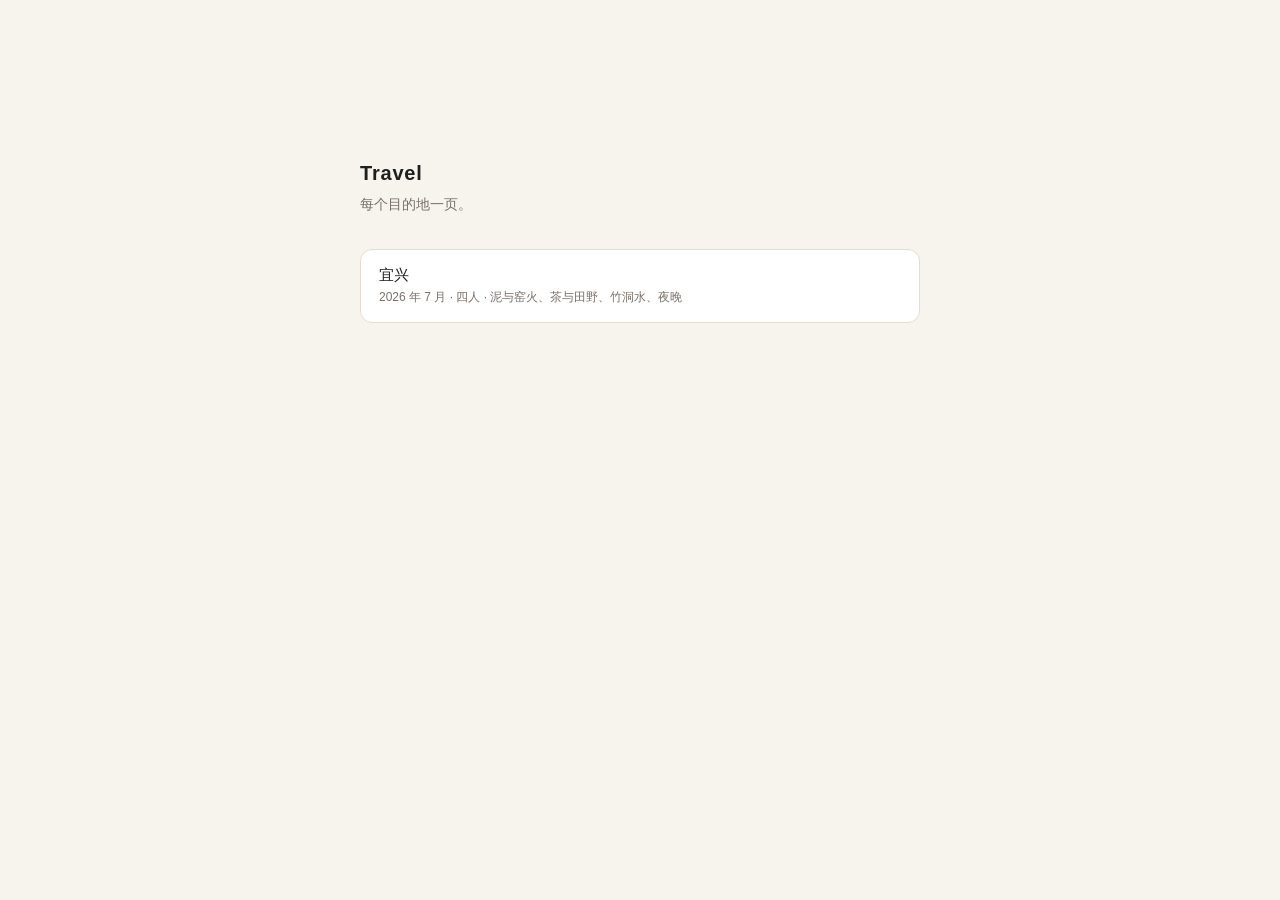
<file: index.html>
<!DOCTYPE html>
<html lang="zh-CN">
<head>
<meta charset="utf-8">
<meta name="viewport" content="width=device-width, initial-scale=1">
<title>Travel</title>
<style>
  :root { color-scheme: light; }
  body {
    margin: 0;
    font-family: -apple-system, BlinkMacSystemFont, "PingFang SC", "Noto Sans SC", "Microsoft YaHei", "Helvetica Neue", Arial, sans-serif;
    background: #f7f4ee;
    color: #1f1f1f;
  }
  main {
    max-width: 560px;
    margin: 0 auto;
    padding: 18vh 24px 64px;
  }
  h1 {
    font-size: 20px;
    font-weight: 600;
    letter-spacing: 0.04em;
    margin: 0 0 8px;
  }
  p { margin: 0 0 32px; color: #79706a; font-size: 14px; line-height: 1.7; }
  ul { list-style: none; margin: 0; padding: 0; }
  li + li { margin-top: 12px; }
  a {
    display: block;
    padding: 16px 18px;
    border: 1px solid #e4ddd2;
    border-radius: 12px;
    background: #fff;
    color: inherit;
    text-decoration: none;
    font-size: 15px;
    transition: border-color 0.2s ease;
  }
  a:hover, a:focus-visible { border-color: #b44a2c; }
  a small { display: block; margin-top: 4px; color: #79706a; font-size: 12px; }
</style>
</head>
<body>
<main>
  <h1>Travel</h1>
  <p>每个目的地一页。</p>
  <ul>
    <li>
      <a href="yixing/">宜兴
        <small>2026 年 7 月 · 四人 · 泥与窑火、茶与田野、竹洞水、夜晚</small>
      </a>
    </li>
    <!-- 新增目的地：复制上面的 <li>，把 href 指向新子目录、改标题与小字即可 -->
  </ul>
</main>
</body>
</html>
</file>
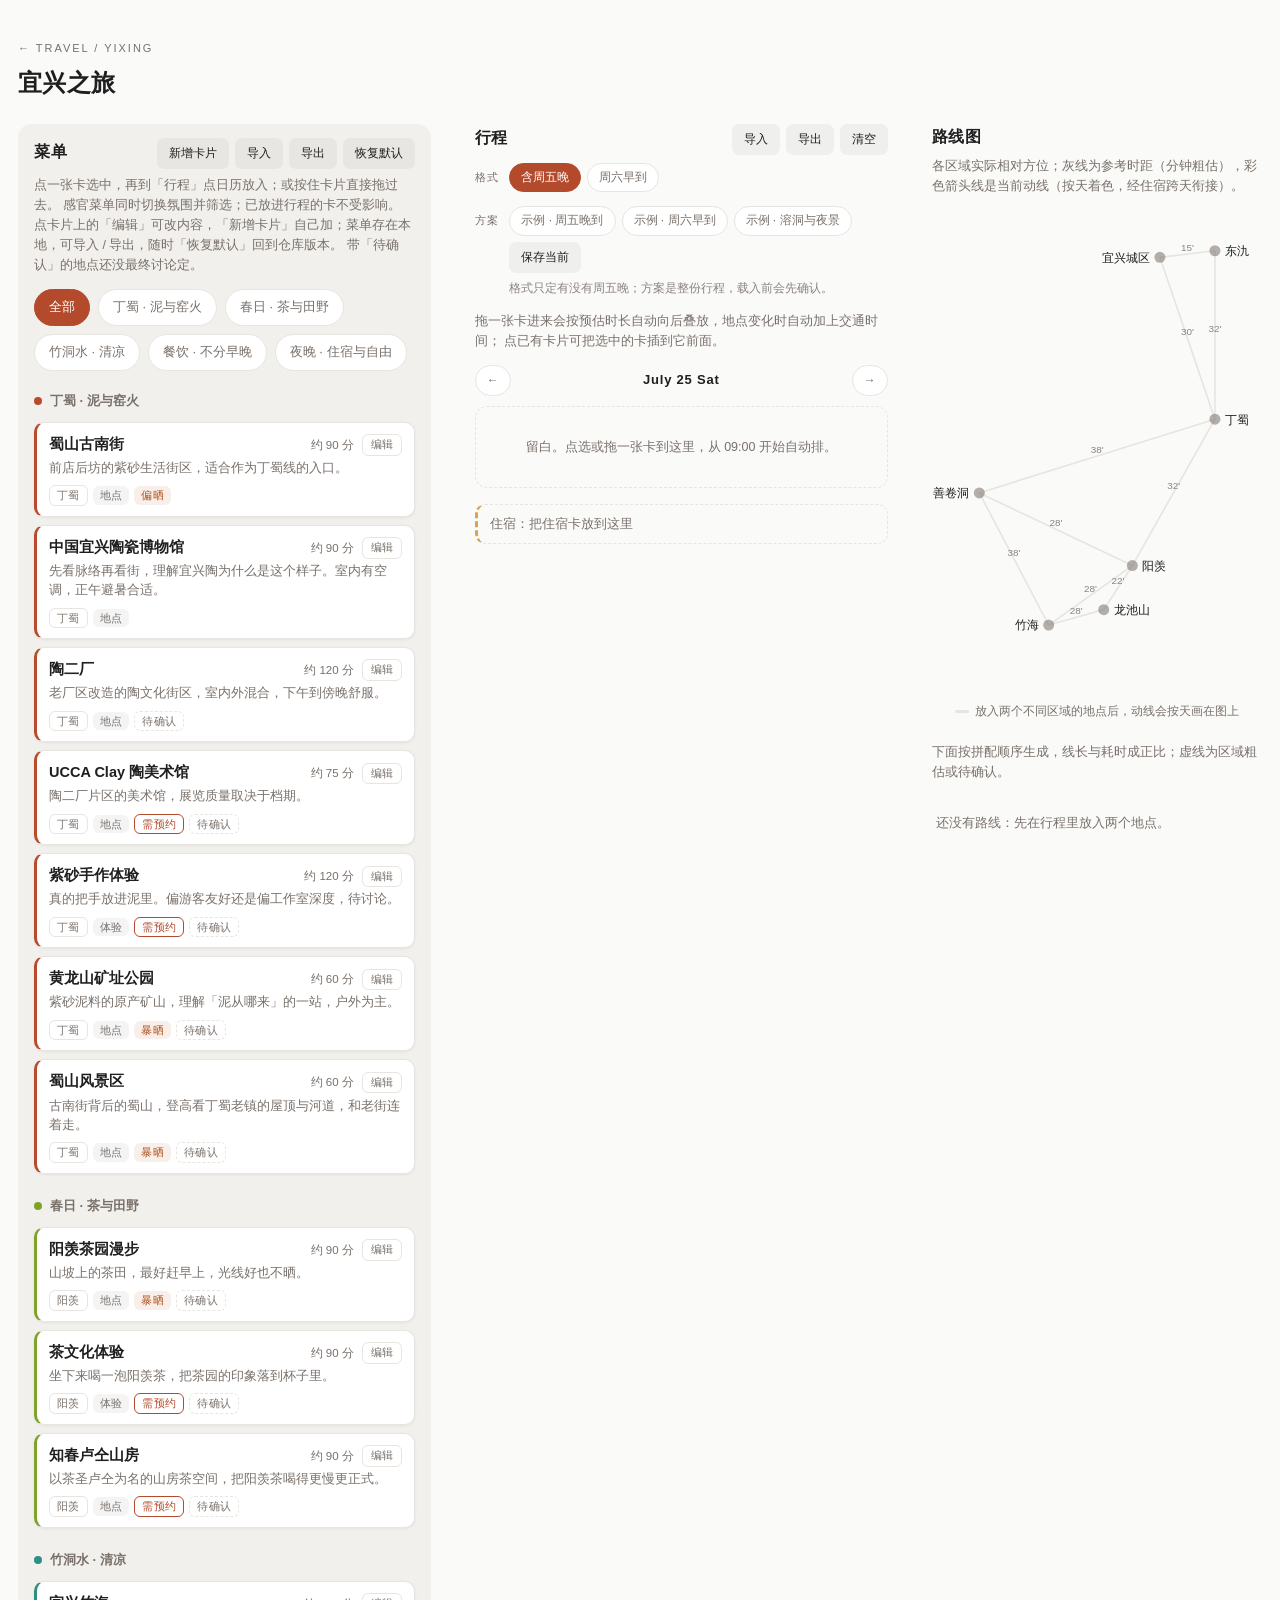
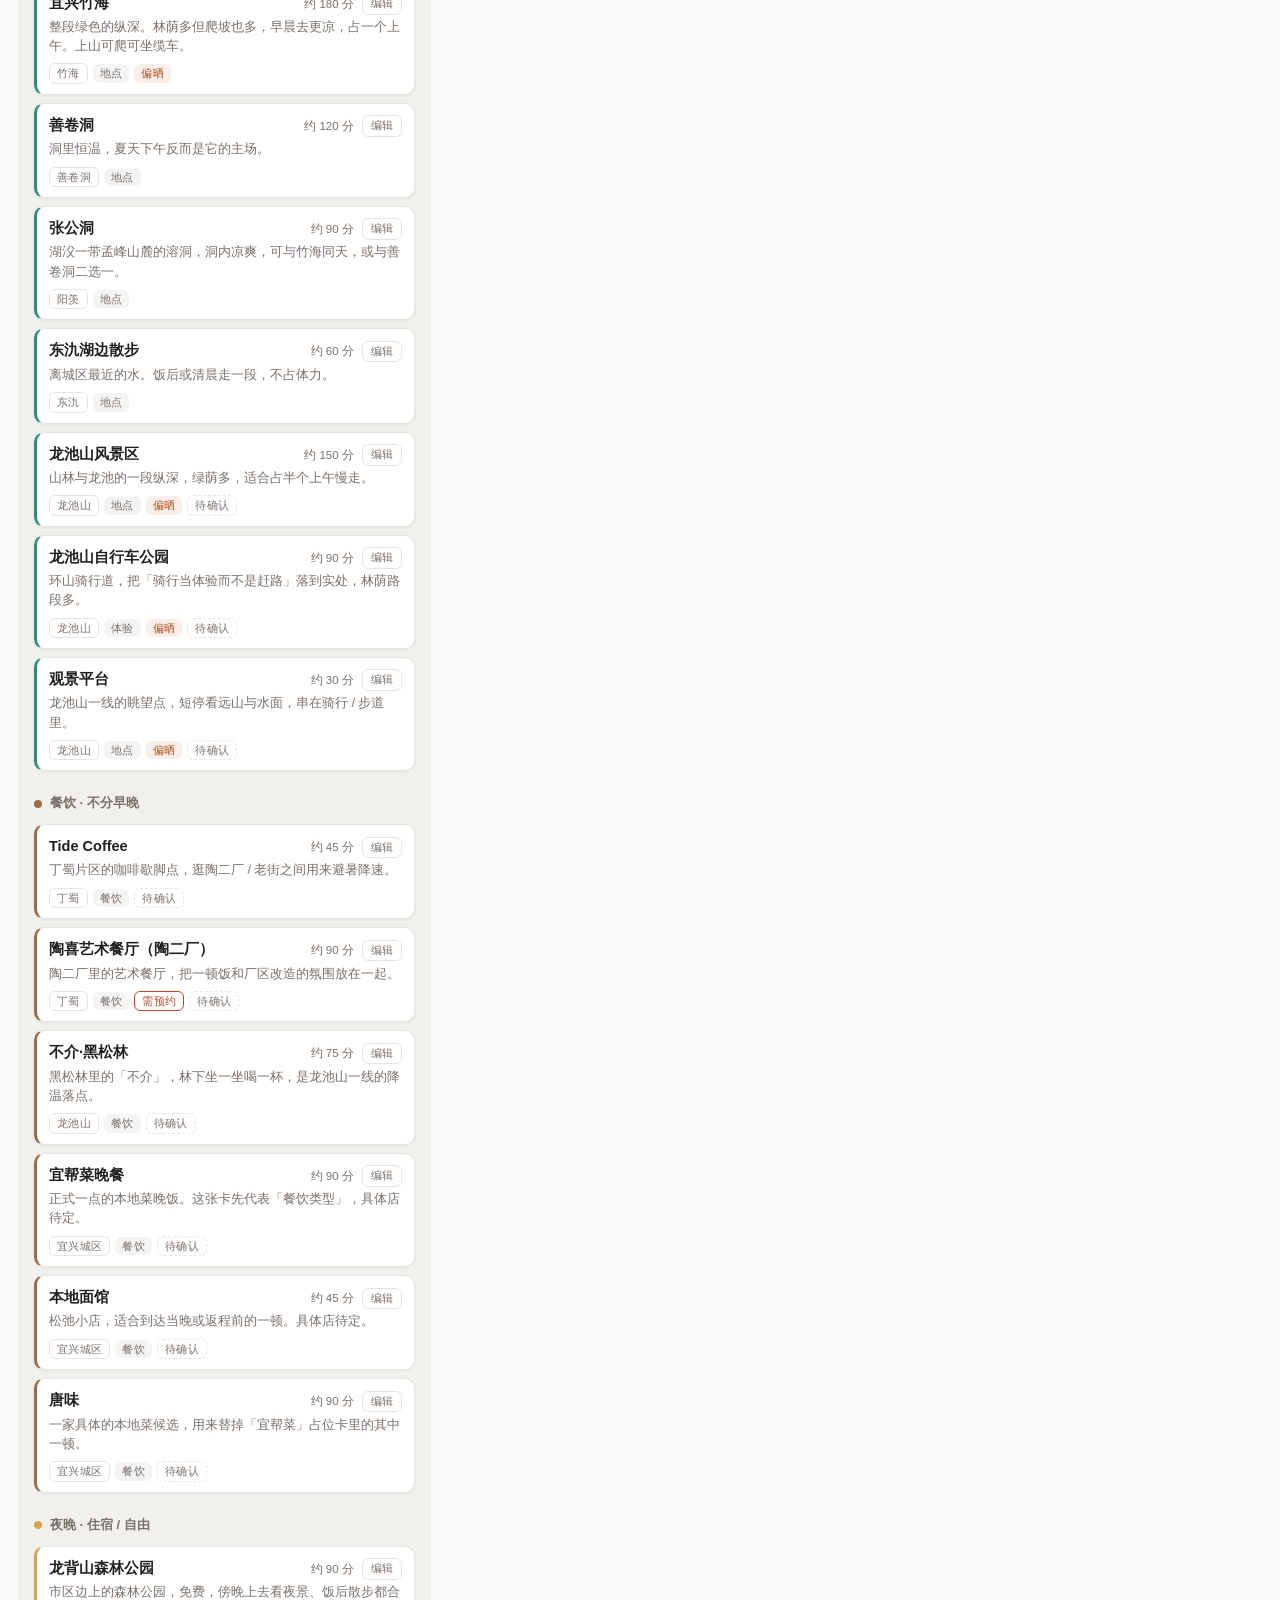
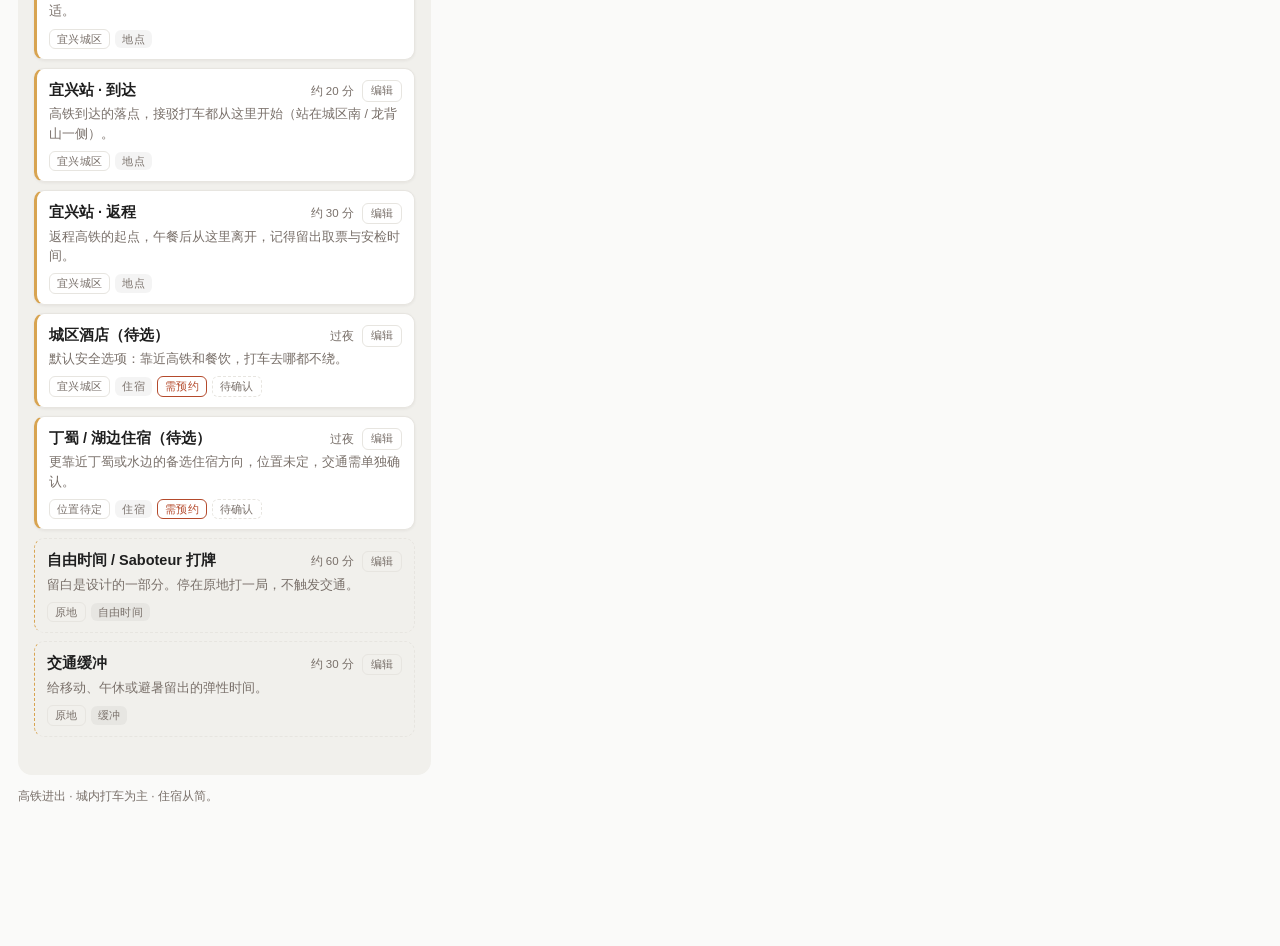
<file: yixing/index.html>
<!DOCTYPE html>
<html lang="zh-CN">
<head>
<meta charset="utf-8">
<meta name="viewport" content="width=device-width, initial-scale=1, viewport-fit=cover">
<title>宜兴之旅</title>
<meta name="description" content="宜兴四人行的行程拼配工具：自己选卡、自己拼、看看动线顺不顺。">
<link rel="stylesheet" href="styles.css?v=23">
</head>
<body data-view="intro">

<header class="site-header">
  <div class="container">
    <p class="kicker"><a href="../" class="kicker-link">← travel</a> / yixing</p>
    <h1>宜兴之旅</h1>
  </div>
</header>

<main class="layout container">

  <section id="view-intro" class="view view-intro" aria-label="简介">
    <p class="intro-lead">
      地点、体验、饭局、住宿和留白都做成了卡片，四个人自己拼。
    </p>

    <h2>从哪一类开始</h2>
    <ul class="intro-themes" id="intro-themes"></ul>

    <h2>怎么用</h2>
    <ol class="intro-steps">
      <li>在「菜单」点一张卡，或按住直接拖。</li>
      <li>到「行程」放进日历，时长和交通会自动排。</li>
      <li>在「路线图」看看动线顺不顺；时间都是粗估。</li>
    </ol>
    <button type="button" class="primary-btn" data-goto="pool">开始拼</button>
  </section>

  <section id="view-pool" class="view pool-section" aria-label="菜单">
    <div class="section-head">
      <h2>菜单</h2>
      <div class="plan-actions">
        <button type="button" id="menu-add-btn" class="ghost-btn action-btn">新增卡片</button>
        <button type="button" id="menu-import-btn" class="ghost-btn action-btn">导入</button>
        <button type="button" id="menu-export-btn" class="ghost-btn action-btn">导出</button>
        <button type="button" id="menu-reset-btn" class="ghost-btn action-btn">恢复默认</button>
        <input type="file" id="menu-import-file" accept="application/json,.json" hidden>
      </div>
    </div>
    <p class="section-note">
      点一张卡选中，再到「行程」点日历放入；或按住卡片直接拖过去。
      感官菜单同时切换氛围并筛选；已放进行程的卡不受影响。
      点卡片上的「编辑」可改内容，「新增卡片」自己加；菜单存在本地，可导入 / 导出，随时「恢复默认」回到仓库版本。
      带「待确认」的地点还没最终讨论定。
    </p>
    <nav class="theme-menu" id="theme-menu" aria-label="感官菜单">
      <button type="button" data-filter-all>全部</button>
      <button type="button" data-theme-btn="dingshu">丁蜀 · 泥与窑火</button>
      <button type="button" data-theme-btn="spring">春日 · 茶与田野</button>
      <button type="button" data-theme-btn="bamboo-water">竹洞水 · 清凉</button>
      <button type="button" data-theme-btn="food">餐饮 · 不分早晚</button>
      <button type="button" data-theme-btn="night">夜晚 · 住宿与自由</button>
    </nav>
    <div id="card-pool"></div>
  </section>

  <section id="view-plan" class="view plan-section" aria-label="行程">
    <div class="section-head">
      <h2>行程</h2>
      <div class="plan-actions">
        <button type="button" id="import-btn" class="ghost-btn action-btn">导入</button>
        <button type="button" id="export-btn" class="ghost-btn action-btn">导出</button>
        <button type="button" id="reset-btn" class="ghost-btn action-btn">清空</button>
        <input type="file" id="import-file" accept="application/json,.json" hidden>
      </div>
    </div>
    <div class="template-row">
      <span class="template-label">格式</span>
      <span class="template-items" id="format-buttons">
        <button type="button" data-format="fri">含周五晚</button>
        <button type="button" data-format="sat">周六早到</button>
      </span>
    </div>
    <div class="template-row">
      <span class="template-label">方案</span>
      <div class="template-items">
        <span id="preset-buttons"></span>
        <button type="button" id="save-plan-btn" class="ghost-btn action-btn">保存当前</button>
        <span class="template-note">格式只定有没有周五晚；方案是整份行程，载入前会先确认。</span>
      </div>
    </div>
    <p class="section-note">
      拖一张卡进来会按预估时长自动向后叠放，地点变化时自动加上交通时间；
      点已有卡片可把选中的卡插到它前面。
    </p>
    <div class="day-pager">
      <button type="button" class="ghost-btn" data-day-nav="-1" aria-label="前一天">←</button>
      <span id="day-title"></span>
      <button type="button" class="ghost-btn" data-day-nav="1" aria-label="后一天">→</button>
    </div>
    <div id="day-canvas"></div>
  </section>

  <section id="view-graph" class="view graph-section" aria-label="路线图">
    <div class="section-head">
      <h2>路线图</h2>
    </div>
    <div class="region-overview">
      <p class="section-note">各区域实际相对方位；灰线为参考时距（分钟粗估），彩色箭头线是当前动线（按天着色，经住宿跨天衔接）。</p>
      <div id="region-map"></div>
      <div id="region-legend" class="region-legend"></div>
      <p id="region-legend-hint" class="region-legend-hint" hidden>点图例上的某天，只看它的动线；再点一次恢复全部。</p>
    </div>
    <p class="section-note">下面按拼配顺序生成，线长与耗时成正比；虚线为区域粗估或待确认。</p>
    <div id="route-graph"></div>
    <p id="route-summary" class="route-summary"></p>
  </section>

</main>

<footer class="site-footer container">
  <p>
    高铁进出 · 城内打车为主 · 住宿从简。
  </p>
</footer>

<nav class="tab-bar" id="tab-bar" aria-label="页面切换">
  <button type="button" data-view-btn="intro">简介</button>
  <button type="button" data-view-btn="pool">菜单</button>
  <button type="button" data-view-btn="plan">行程</button>
  <button type="button" data-view-btn="graph">路线图</button>
</nav>

<div id="hint-bar" class="hint-bar" hidden>
  <span id="hint-text"></span>
  <button type="button" class="ghost-btn" data-cancel-selection>取消</button>
</div>

<div id="snackbar" class="snackbar" hidden>
  <span id="snackbar-text"></span>
  <span class="snackbar-actions">
    <button type="button" id="snackbar-undo">撤销</button>
    <button type="button" id="snackbar-back">继续选卡</button>
  </span>
</div>

<div id="toast" class="toast" hidden></div>

<div id="save-overlay" class="overlay" hidden>
  <div class="overlay-panel">
    <h3>保存当前行程</h3>
    <input id="plan-name-input" type="text" maxlength="20" placeholder="给这份行程取个名字">
    <div class="overlay-actions">
      <button type="button" class="ghost-btn" id="save-plan-cancel">取消</button>
      <button type="button" class="primary-btn" id="save-plan-confirm">保存</button>
    </div>
  </div>
</div>

<div id="card-overlay" class="overlay" hidden>
  <div class="overlay-panel overlay-panel--form">
    <h3 id="card-overlay-title">编辑卡片</h3>
    <div class="form-grid">
      <label class="field field--full"><span>标题</span><input type="text" id="cf-title" maxlength="30"></label>
      <label class="field"><span>类型</span><select id="cf-type"></select></label>
      <label class="field"><span>主题（分组）</span><select id="cf-theme"></select></label>
      <label class="field"><span>位置</span><select id="cf-loc"></select></label>
      <label class="field"><span>时长（分钟）</span><input type="number" id="cf-duration" min="0" max="600" step="15"></label>
      <div class="field field--full cf-times" role="group" aria-label="适合时段">
        <span>适合时段</span>
        <div class="cf-times-opts">
          <label><input type="checkbox" value="morning" class="cf-time"> 上午</label>
          <label><input type="checkbox" value="afternoon" class="cf-time"> 下午</label>
          <label><input type="checkbox" value="evening" class="cf-time"> 傍晚</label>
          <label><input type="checkbox" value="night" class="cf-time"> 夜晚</label>
        </div>
      </div>
      <label class="field"><span>暑热风险</span><select id="cf-heat"></select></label>
      <label class="field field--check"><input type="checkbox" id="cf-reservation"> 需预约</label>
      <label class="field field--full"><span>标签（顿号或逗号分隔）</span><input type="text" id="cf-tags" placeholder="例：紫砂、老街、散步"></label>
      <label class="field field--full"><span>简介</span><textarea id="cf-summary" rows="2" maxlength="120"></textarea></label>
      <label class="field field--check"><input type="checkbox" id="cf-pending"> 待确认（未讨论定）</label>
    </div>
    <div class="overlay-actions">
      <button type="button" class="ghost-btn" id="cf-delete">删除</button>
      <span class="overlay-actions-spacer"></span>
      <button type="button" class="ghost-btn" id="cf-cancel">取消</button>
      <button type="button" class="primary-btn" id="cf-save">保存</button>
    </div>
  </div>
</div>

<div id="menu-import-overlay" class="overlay" hidden>
  <div class="overlay-panel">
    <h3>导入菜单</h3>
    <p id="menu-import-msg" class="section-note"></p>
    <div class="overlay-actions">
      <button type="button" class="ghost-btn" id="menu-import-cancel">取消</button>
      <button type="button" class="ghost-btn" id="menu-import-merge">合并追加</button>
      <button type="button" class="primary-btn" id="menu-import-replace">整体替换</button>
    </div>
  </div>
</div>

<!-- 数据/逻辑文件带版本参数防缓存；改动这些文件时把 v 一起加一 -->
<script src="data/places.js?v=23"></script>
<script src="data/transport-edges.js?v=23"></script>
<script src="data/blocked-edges.js?v=23"></script>
<script src="data/presets.js?v=23"></script>
<script src="data/region-times.js?v=23"></script>
<script src="app.js?v=23"></script>
</body>
</html>
</file>
<file: yixing/styles.css>
/* 宜兴之旅 —— 主题与版式
   页面基调是素色（近白）；四个感官主题只作用于菜单（卡片池）区域，
   由该区域元素上的 [data-theme] + CSS variables 驱动。
   色板出自 docs/static-interaction-model.md（做了对比度微调）。 */

:root {
  /* 卡片主题固定色（不随区域主题变化） */
  --c-dingshu: #b74b2b;
  --c-spring: #7fa32a;
  --c-bamboo: #2d8f83;
  --c-food: #9d6b43;
  --c-night: #d8a451;

  /* 素色基调（近白） */
  --bg: #fafaf9;
  --text: #1f1f1f;
  --accent: #b44a2c;
  --surface: #ffffff;
  --muted: #79706a;
  --line: #e7e5e0;
  --chip-bg: rgba(0, 0, 0, 0.045);
  --warn: #b3541e;
  --warn-bg: rgba(179, 84, 30, 0.09);
  --shadow: 0 1px 3px rgba(30, 20, 10, 0.06);
}

[data-theme="dingshu"] {
  --bg: #f7eee7;
  --text: #26201b;
  --accent: #b74b2b;
  --surface: #fffaf6;
  --muted: #8a7568;
  --line: #e9d9cd;
}

[data-theme="spring"] {
  --bg: #f4f6df;
  --text: #252a19;
  --accent: #7fa32a;
  --surface: #fcfdf3;
  --muted: #7f865f;
  --line: #e2e6c6;
}

[data-theme="bamboo-water"] {
  --bg: #edf5f2;
  --text: #1d2c29;
  --accent: #2d8f83;
  --surface: #f9fcfb;
  --muted: #64807a;
  --line: #d6e5e0;
}

[data-theme="food"] {
  --bg: #f4ede2;
  --text: #2a2118;
  --accent: #9a6437;
  --surface: #fbf6ee;
  --muted: #86745e;
  --line: #e8dcc9;
}

[data-theme="night"] {
  --bg: #2c2620;          /* 暖夜灰而非近黑：降低与其余素色页面的对比 */
  --text: #e7ddcd;        /* 文字调暗一档，减小刺眼的高对比 */
  --accent: #cf9a4b;
  --surface: #37302a;
  --muted: #a1927c;
  --line: #453d33;
  --chip-bg: rgba(255, 255, 255, 0.06);
  --warn: #e0904f;
  --warn-bg: rgba(224, 144, 79, 0.14);
  --shadow: 0 1px 3px rgba(0, 0, 0, 0.28);
}

/* 卡片固定主题色映射 */
[data-card-theme="dingshu"] { --card-accent: var(--c-dingshu); }
[data-card-theme="spring"] { --card-accent: var(--c-spring); }
[data-card-theme="bamboo-water"] { --card-accent: var(--c-bamboo); }
[data-card-theme="food"] { --card-accent: var(--c-food); }
[data-card-theme="night"] { --card-accent: var(--c-night); }

/* ---------- 基础 ---------- */

* { box-sizing: border-box; }

html { -webkit-text-size-adjust: 100%; }

body {
  margin: 0;
  font-family: -apple-system, BlinkMacSystemFont, "PingFang SC", "Noto Sans SC",
    "Microsoft YaHei", "Helvetica Neue", Arial, sans-serif;
  background: var(--bg);
  color: var(--text);
  font-size: 15px;
  line-height: 1.6;
  transition: background-color 0.45s ease, color 0.45s ease;
  /* 移动端：给底部 tab 栏 + hint/snackbar 留空间 */
  padding-bottom: calc(136px + env(safe-area-inset-bottom, 0px));
}

.container {
  max-width: 640px;
  margin: 0 auto;
  padding-left: 18px;
  padding-right: 18px;
}

h1, h2, h3 { font-weight: 600; margin: 0; }

button {
  font: inherit;
  color: inherit;
  background: none;
  border: none;
  cursor: pointer;
  -webkit-tap-highlight-color: transparent;
}

/* ---------- 页头 ---------- */

.site-header { padding-top: 40px; }

.kicker {
  margin: 0 0 6px;
  font-size: 11px;
  letter-spacing: 0.18em;
  text-transform: uppercase;
  color: var(--muted);
}

.kicker-link { color: inherit; text-decoration: none; transition: color 0.2s ease; }
.kicker-link:hover, .kicker-link:focus-visible { color: var(--accent); }

.site-header h1 { font-size: 24px; letter-spacing: 0.02em; }

/* ---------- 感官菜单（卡片池视图内：主题切换 + 筛选） ---------- */

.theme-menu {
  display: flex;
  gap: 8px;
  overflow-x: auto;
  margin-bottom: 16px;
  padding-bottom: 4px;
  -webkit-overflow-scrolling: touch;
  scrollbar-width: none;
}
.theme-menu::-webkit-scrollbar { display: none; }

.theme-menu button {
  flex: 0 0 auto;
  padding: 7px 14px;
  border-radius: 999px;
  border: 1px solid var(--line);
  background: var(--surface);
  font-size: 13px;
  color: var(--muted);
  transition: background-color 0.25s ease, color 0.25s ease, border-color 0.25s ease;
}

.theme-menu button:hover { border-color: var(--accent); }

.theme-menu button[aria-pressed="true"] {
  background: var(--accent);
  border-color: var(--accent);
  color: #fff;
}
[data-theme="night"] .theme-menu button[aria-pressed="true"] { color: #181715; }

/* ---------- 布局 ---------- */

.layout { padding-top: 22px; }

.section-head {
  display: flex;
  align-items: baseline;
  justify-content: space-between;
  gap: 12px;
  flex-wrap: wrap;
}

.section-head h2 { font-size: 16px; letter-spacing: 0.04em; }

.section-note {
  margin: 6px 0 14px;
  font-size: 12.5px;
  color: var(--muted);
}

.pool-section { margin-bottom: 40px; }
.plan-section { margin-bottom: 40px; }
.graph-section { margin-bottom: 48px; }

/* （视图系统的响应式规则在文件末尾，需要排在组件规则之后才能正确覆盖） */

/* ---------- 菜单（卡片池）：唯一带感官主题的区域 ---------- */

#view-pool {
  border-radius: 14px;
  padding: 14px 16px 16px;
  /* 「全部」时也有面板：比页面底色深一档的同色系 */
  background: #f1f0ec;
  transition: background-color 0.45s ease, color 0.45s ease;
}

#view-pool[data-theme] {
  background: var(--bg);
  color: var(--text); /* night 等深色主题需要跟着换文字色 */
}

.pool-group { margin-bottom: 22px; }

.pool-group-title {
  display: flex;
  align-items: center;
  gap: 8px;
  font-size: 13px;
  font-weight: 600;
  color: var(--muted);
  margin-bottom: 10px;
}

.pool-group-title::before {
  content: "";
  width: 8px;
  height: 8px;
  border-radius: 50%;
  background: var(--card-accent, var(--accent));
}

.pool-cards { display: grid; gap: 8px; }

.card {
  background: var(--surface);
  border: 1px solid var(--line);
  border-left: 3px solid var(--card-accent, var(--line));
  border-radius: 10px;
  padding: 10px 12px;
  box-shadow: var(--shadow);
  user-select: none;
  -webkit-user-select: none;
  -webkit-touch-callout: none;
  touch-action: pan-y;
  transition: border-color 0.2s ease, opacity 0.2s ease, transform 0.15s ease;
}

.card:hover { transform: translateY(-1px); }

.card--selected {
  border-color: var(--accent);
  outline: 2px solid var(--accent);
  outline-offset: 0;
}

.card--assigned { opacity: 0.5; }

.card--light {
  background: transparent;
  border-style: dashed;
  border-left-width: 1px;
  box-shadow: none;
}

.card-top {
  display: flex;
  align-items: baseline;
  justify-content: space-between;
  gap: 10px;
}

.card-title { font-size: 14.5px; font-weight: 600; }

.card-duration {
  flex: 0 0 auto;
  font-size: 11.5px;
  color: var(--muted);
  font-variant-numeric: tabular-nums;
}

.card-summary {
  margin: 3px 0 7px;
  font-size: 12.5px;
  color: var(--muted);
  line-height: 1.55;
}

.card-meta {
  display: flex;
  flex-wrap: wrap;
  gap: 5px;
  align-items: center;
}

.chip, .badge {
  display: inline-block;
  font-size: 10.5px;
  line-height: 1;
  padding: 4px 7px;
  border-radius: 6px;
  letter-spacing: 0.03em;
}

.chip { background: var(--chip-bg); color: var(--muted); }

.chip-loc { border: 1px solid var(--line); background: transparent; }

.badge-res {
  color: var(--accent);
  border: 1px solid var(--accent);
  background: transparent;
}

.badge-heat { color: var(--warn); background: var(--warn-bg); }

.badge-tbc {
  color: var(--muted);
  border: 1px dashed var(--line);
  background: transparent;
}

.chip-assigned { color: var(--accent); background: transparent; padding-left: 0; }

/* ---------- 行程日历（自动叠放 + 翻天） ---------- */

.day-pager {
  display: flex;
  align-items: center;
  justify-content: space-between;
  gap: 8px;
  margin: 4px 0 10px;
}

#day-title {
  font-size: 13px;
  font-weight: 600;
  letter-spacing: 0.06em;
}

.day-pager button:disabled { opacity: 0.3; cursor: default; }

#day-canvas {
  display: flex;
  flex-direction: column;
  gap: 6px;
  min-height: 220px;
  border-radius: 12px;
}

#day-canvas.drop-hint,
.drop-hint {
  outline: 2px dashed var(--accent);
  outline-offset: 4px;
}

.cal-event {
  position: relative; /* 移出按钮以块为参照定位 */
  background: var(--surface);
  border: 1px solid var(--line);
  border-left: 3px solid var(--card-accent, var(--line));
  border-radius: 10px;
  padding: 8px 12px;
  box-shadow: var(--shadow);
  display: flex;
  flex-direction: column;
  gap: 2px;
  user-select: none;
  -webkit-user-select: none;
  -webkit-touch-callout: none;
  touch-action: pan-y;
}

/* 块按时长拉高后：属性标签沉向底部，但与下边框保持和左侧一致的间距（8+4=12px） */
.cal-event .card-meta { margin-top: auto; padding-top: 6px; margin-bottom: 4px; }

.cal-event .slot-remove {
  position: absolute;
  top: 7px;
  right: 7px;
}

/* 插入位置提示：上缘出现一条 accent 线 */
.cal-event--before { box-shadow: 0 -3px 0 0 var(--accent), var(--shadow); }

.cal-event.card--selected { outline: 2px solid var(--accent); }

.cal-event-head {
  display: flex;
  justify-content: space-between;
  align-items: baseline;
  gap: 8px;
  padding-right: 48px; /* 给右上角的移出按钮让位 */
}

.cal-time {
  font-size: 11.5px;
  color: var(--muted);
  font-variant-numeric: tabular-nums;
}

.cal-event-title { font-size: 14px; font-weight: 600; }

.cal-travel {
  margin-left: 22px;
  padding: 2px 0 2px 10px;
  border-left: 2px solid var(--line);
  color: var(--muted);
  font-size: 11.5px;
  display: flex;
  align-items: center;
}

.cal-travel--est { border-left-style: dashed; }

.cal-travel--broken {
  border-left-color: var(--warn);
  color: var(--warn);
}

.cal-empty {
  margin: 0;
  border: 1px dashed var(--line);
  border-radius: 12px;
  padding: 30px 14px;
  text-align: center;
  color: var(--muted);
  font-size: 12.5px;
}

.cal-summary {
  margin: 4px 0 0;
  font-size: 12px;
  color: var(--muted);
}

.cal-summary--warn { color: var(--warn); }

.cal-stay {
  margin-top: 10px;
  background: var(--surface);
  border: 1px solid var(--line);
  border-left: 3px solid var(--c-night);
  border-radius: 10px;
  padding: 9px 12px;
  display: flex;
  justify-content: space-between;
  align-items: center;
  gap: 8px;
  font-size: 13px;
  user-select: none;
  -webkit-user-select: none;
  -webkit-touch-callout: none;
  touch-action: pan-y;
}

.cal-stay--empty {
  background: transparent;
  border-style: dashed;
  color: var(--muted);
  font-size: 12.5px;
}

.cal-stay.card--selected { outline: 2px solid var(--accent); }

.cal-stay-title { font-weight: 600; }

.slot-remove {
  font-size: 11px;
  color: var(--muted);
  padding: 4px 8px;
  border-radius: 6px;
  border: 1px solid var(--line);
  flex: 0 0 auto;
}
.slot-remove:hover { color: var(--warn); border-color: var(--warn); }

/* ---------- preset / 操作按钮 ---------- */

.plan-actions { display: flex; gap: 6px; flex-wrap: wrap; }

.plan-actions button, .ghost-btn {
  font-size: 12px;
  padding: 5px 11px;
  border-radius: 999px;
  border: 1px solid var(--line);
  background: var(--surface);
  color: var(--muted);
  transition: border-color 0.2s ease, color 0.2s ease;
}

.plan-actions button:hover, .ghost-btn:hover { border-color: var(--accent); color: var(--accent); }

/* 动作按钮（导入/导出/清空/新增/恢复默认/保存当前）：与模板/方案的“可选项药丸”区分开 —— 方角、实底、深字 */
.action-btn,
.plan-actions .action-btn {
  border-radius: 7px;
  border: 1px solid transparent;
  background: var(--chip-bg);
  color: var(--text);
  font-weight: 500;
}
.action-btn:hover,
.plan-actions .action-btn:hover { border-color: var(--accent); color: var(--accent); background: var(--chip-bg); }

/* 模板行：preset 是起点不是答案，放在行程标题下、用小字说明 */
.template-row {
  display: flex;
  align-items: flex-start;
  flex-wrap: nowrap;
  gap: 10px;
  margin: 8px 0 14px;
}

.template-label {
  flex: 0 0 auto;
  padding-top: 6px;   /* 与右侧药丸首行文字对齐 */
  font-size: 11px;
  letter-spacing: 0.12em;
  color: var(--muted);
}

/* 标签右侧的内容列：药丸只在这一列里换行，不会跑到“格式/方案”字样正下方 */
.template-items { flex: 1 1 auto; min-width: 0; display: flex; flex-wrap: wrap; gap: 6px; align-items: center; }

.template-row #preset-buttons { display: inline-flex; flex-wrap: wrap; gap: 6px; align-items: center; }

.template-row #preset-buttons button,
.template-row #format-buttons button {
  font-size: 12px;
  padding: 4px 11px;
  border-radius: 999px;
  border: 1px solid var(--line);
  background: var(--surface);
  color: var(--muted);
  transition: border-color 0.2s ease, color 0.2s ease, background-color 0.2s ease;
}

.template-row #preset-buttons button:hover,
.template-row #format-buttons button:hover { border-color: var(--accent); color: var(--accent); }

.template-row #format-buttons button[aria-pressed="true"] {
  background: var(--accent);
  border-color: var(--accent);
  color: #fff;
}

/* 用户保存的方案：整体是一颗药丸，标题和删除叉都在里面 */
.template-row #preset-buttons .saved-plan {
  display: inline-flex;
  align-items: center;
  border: 1px solid var(--line);
  border-radius: 999px;
  background: var(--surface);
  transition: border-color 0.2s ease;
}
.template-row #preset-buttons .saved-plan:hover { border-color: var(--accent); }

.template-row #preset-buttons .saved-plan button {
  border: none;
  background: transparent;
  border-radius: 0;
  padding: 4px 3px 4px 11px;
}

.template-row #preset-buttons .saved-plan .saved-plan-del {
  padding: 4px 10px 4px 3px;
  font-size: 12px;
  color: var(--muted);
}
.template-row #preset-buttons .saved-plan .saved-plan-del:hover { color: var(--warn); }

.template-note {
  flex-basis: 100%;
  font-size: 11.5px;
  color: var(--muted);
  opacity: 0.85;
}

/* ---------- 区域概览图（SVG，相对位置 + 时距连线） ---------- */

.region-overview { margin-bottom: 22px; }

.region-map-svg {
  display: block;
  width: 100%; /* 占满整列，viewBox 按真实纵横比 */
}

.region-map-line {
  stroke: var(--line);
  stroke-width: 1.5;
}

.region-map-time {
  font-size: 9px;
  fill: var(--muted);
  text-anchor: middle;
  opacity: 0.85;
}

.region-map-node circle {
  fill: var(--muted);
  opacity: 0.55;
  transition: fill 0.25s ease, opacity 0.25s ease;
}

.region-map-node text {
  font-size: 11px;
  fill: var(--text);
}

.region-map-node.on circle {
  fill: var(--accent);
  opacity: 1;
}

.region-map-node.on text { font-weight: 600; }

/* 动线：按天着色的方向路线（arrival 暖灰，Day 1/2/3 用卡片主题色） */
.region-route {
  fill: none;
  stroke-width: 2.2;
  stroke-linecap: round;
  opacity: 0.85;
}
.region-route--arrival { stroke: #a89c8e; }
.region-route--d1 { stroke: var(--c-dingshu); }
.region-route--d2 { stroke: var(--c-bamboo); }
.region-route--d3 { stroke: var(--c-night); }

.region-arrow { opacity: 0.9; }
.region-arrow--arrival { fill: #a89c8e; }
.region-arrow--d1 { fill: var(--c-dingshu); }
.region-arrow--d2 { fill: var(--c-bamboo); }
.region-arrow--d3 { fill: var(--c-night); }

.region-legend {
  display: flex;
  flex-wrap: wrap;
  justify-content: center;
  gap: 12px;
  margin: 8px 0 0;
  font-size: 11.5px;
  color: var(--muted);
}

.region-legend-item { display: inline-flex; align-items: center; gap: 6px; }

.region-legend-item::before {
  content: "";
  width: 14px;
  height: 3px;
  border-radius: 2px;
  background: var(--line);
}
.region-legend--arrival::before { background: #a89c8e; }
.region-legend--d1::before { background: var(--c-dingshu); }
.region-legend--d2::before { background: var(--c-bamboo); }
.region-legend--d3::before { background: var(--c-night); }

/* 悬浮某天图例：突出当天动线、淡化其余（桌面增强；触屏无 hover，不受影响） */
.region-route, .region-arrow, .region-legend-item { transition: opacity 0.15s ease; }
.region-legend-item[data-hi-day] { cursor: default; }
.region-overview[data-hi] .region-route,
.region-overview[data-hi] .region-arrow { opacity: 0.12; }
.region-overview[data-hi] .region-legend-item { opacity: 0.4; }
.region-overview[data-hi="arrival"] .region-route--arrival,
.region-overview[data-hi="arrival"] .region-arrow--arrival,
.region-overview[data-hi="arrival"] .region-legend--arrival,
.region-overview[data-hi="d1"] .region-route--d1,
.region-overview[data-hi="d1"] .region-arrow--d1,
.region-overview[data-hi="d1"] .region-legend--d1,
.region-overview[data-hi="d2"] .region-route--d2,
.region-overview[data-hi="d2"] .region-arrow--d2,
.region-overview[data-hi="d2"] .region-legend--d2,
.region-overview[data-hi="d3"] .region-route--d3,
.region-overview[data-hi="d3"] .region-arrow--d3,
.region-overview[data-hi="d3"] .region-legend--d3 { opacity: 1; }

/* ---------- 路线图（普通 HTML，flex column） ---------- */

#route-graph { padding: 4px 0 0 4px; }

.graph-empty { font-size: 12.5px; color: var(--muted); }

.graph-node {
  display: flex;
  align-items: center;
  gap: 10px;
  cursor: pointer;
}

.graph-dot {
  flex: 0 0 auto;
  width: 12px;
  height: 12px;
  border-radius: 50%;
  background: var(--card-accent, var(--accent));
  margin-left: 1px;
}

.graph-dot.imp-1 { width: 8px; height: 8px; margin-left: 3px; }
.graph-dot.imp-2 { width: 10px; height: 10px; margin-left: 2px; }
.graph-dot.imp-3 { width: 14px; height: 14px; margin-left: 0; }

.graph-node-text { display: flex; align-items: baseline; gap: 8px; flex-wrap: wrap; }

.graph-node-label { font-size: 14px; font-weight: 600; }

.graph-node-slot { font-size: 11px; color: var(--muted); }

.graph-edge {
  position: relative;
  margin-left: 7px;
}

.graph-edge-line {
  position: absolute;
  left: 0;
  top: 2px;
  bottom: 2px;
  width: 2px;
  border-radius: 2px;
  background: var(--line);
}

.graph-edge-label {
  position: absolute;
  left: 16px;
  top: 50%;
  transform: translateY(-50%);
  font-size: 11.5px;
  color: var(--muted);
  white-space: nowrap;
}

.graph-edge--heavy .graph-edge-line { background: var(--warn); opacity: 0.55; }
.graph-edge--heavy .graph-edge-label { color: var(--warn); }

/* 区域粗估段：虚线，与确认直连区分 */
.graph-edge--region .graph-edge-line {
  width: 0;
  background: none;
  border-left: 2px dashed var(--line);
}
.graph-edge--region.graph-edge--heavy .graph-edge-line { border-left-color: var(--warn); }

.graph-break {
  margin-left: 7px;
  border-left: 2px dashed var(--warn);
  padding: 10px 0 10px 16px;
  min-height: 44px;
  display: flex;
  flex-direction: column;
  justify-content: center;
}

.graph-break strong {
  font-size: 12px;
  color: var(--warn);
  font-weight: 600;
}

.graph-break span {
  font-size: 11.5px;
  color: var(--muted);
  max-width: 30em;
}

.route-summary {
  margin: 14px 0 0;
  font-size: 12.5px;
  color: var(--muted);
}

/* ---------- 页脚 ---------- */

.site-footer {
  padding-bottom: 40px;
  font-size: 12px;
  color: var(--muted);
}

/* ---------- hint bar / toast ---------- */

.hint-bar {
  position: fixed;
  left: 12px;
  right: 12px;
  bottom: calc(74px + env(safe-area-inset-bottom, 0px)); /* tab 栏之上 */
  z-index: 40;
  display: flex;
  align-items: center;
  justify-content: space-between;
  gap: 10px;
  max-width: 616px;
  margin: 0 auto;
  padding: 10px 14px;
  border-radius: 12px;
  background: var(--surface);
  border: 1px solid var(--accent);
  box-shadow: 0 4px 18px rgba(0, 0, 0, 0.14);
  font-size: 13px;
}

.hint-bar[hidden] { display: none; }

.toast {
  position: fixed;
  left: 50%;
  bottom: calc(138px + env(safe-area-inset-bottom, 0px)); /* tab 栏与 hint/snackbar 之上 */
  transform: translateX(-50%);
  z-index: 50;
  max-width: 86vw;
  padding: 9px 16px;
  border-radius: 999px;
  background: var(--text);
  color: var(--bg);
  font-size: 12.5px;
  box-shadow: 0 4px 14px rgba(0, 0, 0, 0.2);
  transition: opacity 0.25s ease;
}

.toast[hidden] { display: none; }

.toast--warn { background: var(--warn); color: #fff; }

/* ---------- 简介视图 ---------- */

.view-intro { max-width: 34em; }

.intro-lead {
  margin: 4px 0 12px;
  font-size: 16.5px;
  line-height: 1.75;
}

.view-intro > p { font-size: 13.5px; color: var(--muted); }

.view-intro h2 {
  margin: 24px 0 10px;
  font-size: 13px;
  letter-spacing: 0.08em;
  color: var(--muted);
}

.intro-themes {
  list-style: none;
  margin: 0;
  padding: 0;
  display: grid;
  gap: 8px;
}

.intro-themes li {
  display: flex;
  align-items: baseline;
  gap: 10px;
  font-size: 13.5px;
  color: var(--muted);
  cursor: pointer; /* 可点：切主题 + 筛选卡片池并跳转 */
}

.intro-themes li:hover strong,
.intro-themes li:active strong { color: var(--accent); }

.intro-themes li::before {
  content: "";
  flex: 0 0 auto;
  width: 10px;
  height: 10px;
  border-radius: 50%;
  background: var(--card-accent, var(--accent));
  transform: translateY(1px);
}

.intro-themes strong {
  flex: 0 0 auto;
  color: var(--text);
  font-weight: 600;
  margin-right: 2px;
}

.intro-steps {
  margin: 0;
  padding-left: 1.3em;
  font-size: 13.5px;
  display: grid;
  gap: 6px;
}

.intro-note {
  margin: 14px 0 24px;
  font-size: 12.5px;
  color: var(--muted);
}

.primary-btn {
  background: var(--accent);
  color: #fff;
  padding: 10px 24px;
  border-radius: 999px;
  font-size: 14px;
  font-weight: 600;
  transition: opacity 0.2s ease;
}
.primary-btn:hover { opacity: 0.88; }
[data-theme="night"] .primary-btn { color: #181715; }

/* 简介里的「开始拼」和上面的步骤列表留出呼吸空间 */
.view-intro .primary-btn { margin-top: 22px; }

/* ---------- 底部 tab 栏（移动端） ---------- */

.tab-bar {
  position: fixed;
  left: 0;
  right: 0;
  bottom: 0;
  z-index: 45;
  display: grid;
  grid-template-columns: repeat(4, 1fr);
  gap: 4px;
  background: var(--surface);
  border-top: 1px solid var(--line);
  padding: 6px 10px calc(6px + env(safe-area-inset-bottom, 0px));
  transition: background-color 0.45s ease;
}

.tab-bar button {
  font-size: 12px;
  padding: 9px 2px;
  border-radius: 8px;
  color: var(--muted);
  transition: color 0.2s ease, background-color 0.2s ease;
}

.tab-bar button[aria-pressed="true"] {
  color: var(--accent);
  font-weight: 600;
  background: var(--chip-bg);
}

/* ---------- snackbar（放卡后的撤销 / 继续选卡） ---------- */

.snackbar {
  position: fixed;
  left: 12px;
  right: 12px;
  bottom: calc(74px + env(safe-area-inset-bottom, 0px));
  z-index: 48;
  display: flex;
  align-items: center;
  justify-content: space-between;
  gap: 10px;
  max-width: 616px;
  margin: 0 auto;
  padding: 10px 12px 10px 14px;
  border-radius: 12px;
  background: var(--text);
  color: var(--bg);
  font-size: 13px;
  box-shadow: 0 4px 18px rgba(0, 0, 0, 0.2);
}

.snackbar[hidden] { display: none; }

.snackbar--warn { background: var(--warn); color: #fff; }

.snackbar-actions { display: flex; gap: 6px; flex: 0 0 auto; }

.snackbar-actions button {
  font-size: 12.5px;
  font-weight: 600;
  padding: 5px 11px;
  border-radius: 999px;
  border: 1px solid currentColor;
  color: inherit;
}

/* ---------- 拖拽 ---------- */

.drag-ghost {
  position: fixed;
  left: 0;
  top: 0;
  z-index: 60;
  pointer-events: none;
  display: flex;
  flex-direction: column;
  justify-content: space-between;
  align-items: flex-start;
  padding: 8px 14px;
  border-radius: 10px;
  background: var(--surface);
  border: 1px solid var(--accent);
  box-shadow: 0 6px 20px rgba(0, 0, 0, 0.18);
  font-size: 13px;
  font-weight: 600;
  max-width: 60vw;
  overflow: hidden;
  /* 高度按卡片时长在网格里的占位伸展（liftDrag 里实测行高） */
  transition: height 0.28s cubic-bezier(0.2, 0.7, 0.3, 1);
}

.drag-ghost-title {
  overflow: hidden;
  text-overflow: ellipsis;
  white-space: nowrap;
  max-width: 100%;
}

.drag-ghost-dur {
  font-size: 11px;
  font-weight: 400;
  color: var(--muted);
}

/* ---------- 保存方案的取名弹窗 ---------- */

.overlay {
  position: fixed;
  inset: 0;
  z-index: 80;
  background: rgba(0, 0, 0, 0.35);
  display: flex;
  align-items: center;
  justify-content: center;
  padding: 24px;
}

.overlay[hidden] { display: none; }

.overlay-panel {
  background: var(--surface);
  border-radius: 14px;
  padding: 18px 18px 16px;
  width: 100%;
  max-width: 340px;
  box-shadow: 0 12px 40px rgba(0, 0, 0, 0.25);
  display: flex;
  flex-direction: column;
  gap: 12px;
}

.overlay-panel h3 { font-size: 15px; }

.overlay-panel input {
  font: inherit;
  padding: 9px 12px;
  border: 1px solid var(--line);
  border-radius: 8px;
  background: var(--bg);
  color: inherit;
}

.overlay-panel input:focus {
  outline: 2px solid var(--accent);
  border-color: var(--accent);
}

.overlay-actions {
  display: flex;
  justify-content: flex-end;
  gap: 8px;
}

.overlay-actions-spacer { flex: 1; }

/* 卡片编辑表单 */
.overlay-panel--form { max-width: 440px; }

.form-grid {
  display: grid;
  grid-template-columns: 1fr 1fr;
  gap: 10px 12px;
  max-height: 62vh;
  overflow-y: auto;
}

.field { display: flex; flex-direction: column; gap: 4px; }
.field--full { grid-column: 1 / -1; }
.field > span { font-size: 11.5px; color: var(--muted); }

.field select,
.field input,
.field textarea {
  font: inherit;
  padding: 8px 10px;
  border: 1px solid var(--line);
  border-radius: 8px;
  background: var(--bg);
  color: inherit;
}

.field select:focus,
.field input:focus,
.field textarea:focus {
  outline: 2px solid var(--accent);
  border-color: var(--accent);
}

.field textarea { resize: vertical; }

.field--check { flex-direction: row; align-items: center; gap: 6px; font-size: 13px; }
.field--check input { width: auto; }

/* 适合时段：沿用 .field 的“标签在上”竖排，勾选项自己横排一行 */
.cf-times-opts { display: flex; flex-wrap: wrap; gap: 6px 16px; }
.cf-times-opts label { display: inline-flex; align-items: center; gap: 5px; font-size: 13px; }
.cf-times-opts input { width: auto; }

/* 卡片上的编辑入口 */
.card-top-right { display: flex; align-items: center; gap: 8px; flex: 0 0 auto; }

.card-edit-btn {
  font: inherit;
  font-size: 11px;
  color: var(--muted);
  background: none;
  border: 1px solid var(--line);
  border-radius: 6px;
  padding: 1px 8px;
  cursor: pointer;
}
.card-edit-btn:hover { border-color: var(--accent); color: var(--accent); }

/* 选卡后飞向底部悬置区的影子 */
.fly-ghost {
  position: fixed;
  z-index: 70;
  pointer-events: none;
  margin: 0;
  opacity: 0.9;
  transition: transform 0.38s cubic-bezier(0.2, 0.7, 0.3, 1), opacity 0.38s ease;
}

body.drag-active { cursor: grabbing; }

body.drag-active #day-canvas {
  outline: 1px dashed var(--line);
  outline-offset: 6px;
}

.drag-source { opacity: 0.35; }

/* ---------- 视图系统 ----------
   移动端：四个子页（简介 / 卡片池 / 行程拼配 / 路线图）由 body[data-view] 切换，
   底部 tab 栏导航；桌面端：tab 栏隐藏，三栏并排，简介由页头 tagline 承担。
   注意：必须排在组件规则之后，同等特异性下靠顺序覆盖。 */

@media (max-width: 1023px) {
  /* 菜单面板在移动端整幅铺开 */
  #view-pool {
    margin-left: -18px;
    margin-right: -18px;
    border-radius: 0;
    padding: 14px 18px 18px;
  }

  .view { display: none; }
  body[data-view="intro"] #view-intro,
  body[data-view="pool"] #view-pool,
  body[data-view="plan"] #view-plan,
  body[data-view="graph"] #view-graph {
    display: block;
    animation: view-fade 0.22s ease; /* display 切换时重放，形成轻微淡入 */
  }
}

@keyframes view-fade {
  from { opacity: 0; transform: translateY(4px); }
  to { opacity: 1; transform: none; }
}

@media (min-width: 1024px) {
  body { padding-bottom: 88px; }
  .container { max-width: 1520px; }
  .layout {
    display: grid;
    grid-template-columns: minmax(0, 10fr) minmax(0, 10fr) minmax(0, 8fr);
    gap: 44px;
    align-items: start;
  }
  #view-intro { display: none; } /* 简介内容桌面端已由页头 tagline 与各区说明覆盖 */
  .tab-bar { display: none; }
  /* 桌面列宽有限：感官菜单换行铺开，避免横向滚动被右缘截断 */
  .theme-menu { flex-wrap: wrap; overflow-x: visible; }
  .snackbar { display: none; } /* snackbar 是移动端机制，桌面走 toast */
  .pool-section, .plan-section, .graph-section { margin-bottom: 0; }
  .hint-bar { bottom: calc(12px + env(safe-area-inset-bottom, 0px)); }
  .toast { bottom: calc(76px + env(safe-area-inset-bottom, 0px)); }
}

/* 动效克制：尊重系统减少动效偏好 */
@media (prefers-reduced-motion: reduce) {
  * { transition: none !important; animation: none !important; }
}
</file>
